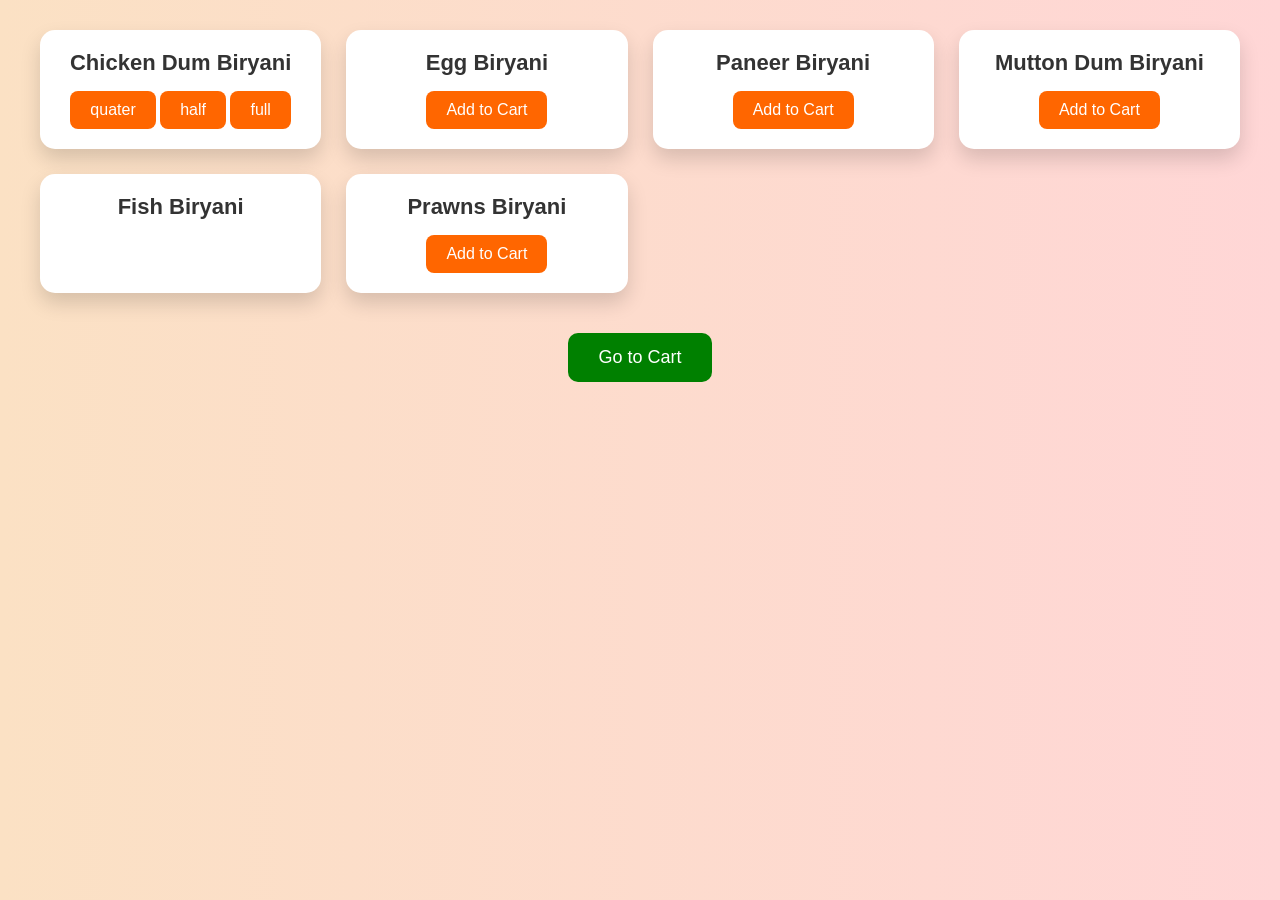
<file: biriyani.html>
<!DOCTYPE html>
<html lang="en">
<head>
  <meta charset="UTF-8" />
  <meta name="viewport" content="width=device-width, initial-scale=1.0"/>
  <title>Biryani Menu</title>
  <link rel="stylesheet" href="briyani.css" />
</head>
<body>

  <!-- Biryani Items Grid -->
  <div class="menu">

    <div class="items">
     
      <h1>Chicken Dum Biryani </h1>
      <button onclick="addToCart('Chicken Dum Biryani', 120)">quater</button>
      <button onclick="addToCart('Chicken Dum Biryani', 160)">half</button>
      <button onclick="addToCart('Chicken Dum Biryani', 240)">full</button>
    </div>
    <div class="items">
    
      <h1>Egg Biryani</h1>
      <button onclick="addToCart('Egg Biryani', 120)">Add to Cart</button>
    </div>

    <div class="items">
      <h1>Paneer Biryani</h1>
      <button onclick="addToCart('Paneer Biryani', 150)">Add to Cart</button>
    </div>

    <div class="items">
      <h1>Mutton Dum Biryani</h1>
      <button onclick="addToCart('Mutton Dum Biryani', 220)">Add to Cart</button>
    </div>

    <div class="items">
      <h1>Fish Biryani</h1>
      <!-- <button onclick="addToCart('Fish Biryani', 160)">Add to Cart</button> -->
    </div>

    <div class="items">
      <h1>Prawns Biryani</h1>
      <button onclick="addToCart('Prawns Biryani', 200)">Add to Cart</button>
    </div>

  </div>

  <!-- Go to Cart Button -->
  <div class="cart-button-container">
    <a href="cart.html">
      <button class="go-to-cart-btn">Go to Cart</button>
    </a>
  </div>

  <script>
    function addToCart(name, price) {
      let cart = JSON.parse(localStorage.getItem('cart')) || [];
      cart.push({ name: name, price: price });
      localStorage.setItem('cart', JSON.stringify(cart));
      alert(`${name} added to cart!`);
    }
  </script>
  
</body>
</html>
</file>
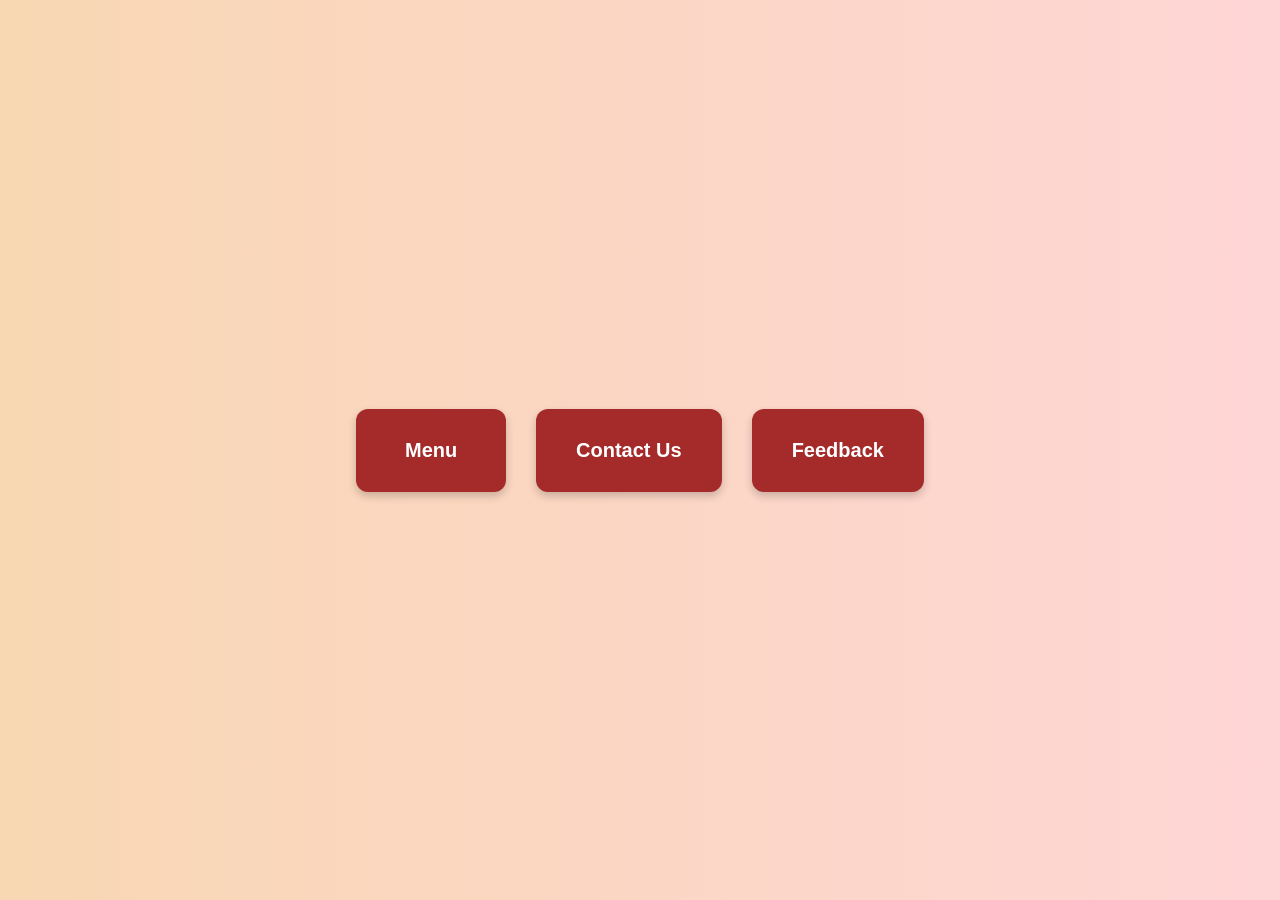
<file: page1.html>
<!DOCTYPE html>
<html lang="en">
<head>
    <meta charset="UTF-8">
    <meta name="viewport" content="width=device-width, initial-scale=1.0">
    <title>Choose an Option</title>
    <link rel="stylesheet" href="page1.css">
</head>
<body>
    <div class="option-container">
        <div class="item"><a href="menu.html">Menu</a></div>
        <div class="item"><a href="contact.html">Contact Us</a></div>
        <div class="item"><a href="feedback.html">Feedback</a></div>
    </div>
</body>
</html>
</file>
<file: briyani.css>
/* Reset and base styles */
* {
  margin: 0;
  padding: 0;
  box-sizing: border-box;
}

body {
  background: linear-gradient(to right, #fbe1c4, #ffd6d6);
  font-family: 'Segoe UI', Tahoma, Geneva, Verdana, sans-serif;
  padding: 30px;
}

/* Menu Grid */
.menu {
  display: grid;
  grid-template-columns: repeat(auto-fit, minmax(280px, 1fr));
  gap: 25px;
  text-align: center;
  max-width: 1200px;
  margin: auto;
}

/* Item Card */
.items {
  background-color: #fff;
  padding: 20px;
  border-radius: 15px;
  box-shadow: 0 10px 20px rgba(0, 0, 0, 0.15);
  transition: transform 0.3s ease, box-shadow 0.3s ease;
}

.items:hover {
  transform: translateY(-6px);
  box-shadow: 0 15px 30px rgba(0, 0, 0, 0.2);
}

.items img {
  width: 100%;
  height: 200px;
  object-fit: cover;
  border-radius: 12px;
  margin-bottom: 15px;
}

.items h1 {
  font-size: 22px;
  margin-bottom: 15px;
  color: #333;
}

.items button {
  padding: 10px 20px;
  background-color: #ff6600;
  color: #fff;
  border: none;
  border-radius: 8px;
  font-size: 16px;
  cursor: pointer;
  transition: background-color 0.3s ease, transform 0.2s ease;
}

.items button:hover {
  background-color: #e65c00;
  transform: scale(1.05);
}

/* Cart Button at Bottom */
.cart-button-container {
  text-align: center;
  margin-top: 40px;
}

.go-to-cart-btn {
  padding: 14px 30px;
  font-size: 18px;
  background-color: green;
  color: white;
  border: none;
  border-radius: 10px;
  cursor: pointer;
  transition: background-color 0.3s ease, transform 0.2s ease;
}

.go-to-cart-btn:hover {
  background-color: darkgreen;
  transform: scale(1.05);
}
</file>
<file: page1.css>
/* Reset default styling */
* {
    margin: 0;
    padding: 0;
    box-sizing: border-box;
}

body {
    font-family: 'Segoe UI', Tahoma, Geneva, Verdana, sans-serif;
    background: linear-gradient(to right, #f8d7b3, #ffd6d6);
    display: flex;
    justify-content: center;
    align-items: center;
    height: 100vh;
}

/* Container for options */
.option-container {
    display: flex;
    gap: 30px;
    flex-wrap: wrap;
    justify-content: center;
}

/* Individual option box */
.item {
    background-color: brown;
    padding: 30px 40px;
    border-radius: 12px;
    box-shadow: 0 4px 8px rgba(0,0,0,0.2);
    transition: transform 0.3s ease, box-shadow 0.3s ease;
    text-align: center;
    min-width: 150px;
}

/* Hover effect */
.item:hover {
    transform: translateY(-8px);
    box-shadow: 0 10px 20px rgba(0,0,0,0.4);
}

/* Anchor styling */
.item a {
    text-decoration: none;
    color: white;
    font-size: 20px;
    font-weight: bold;
}
</file>
